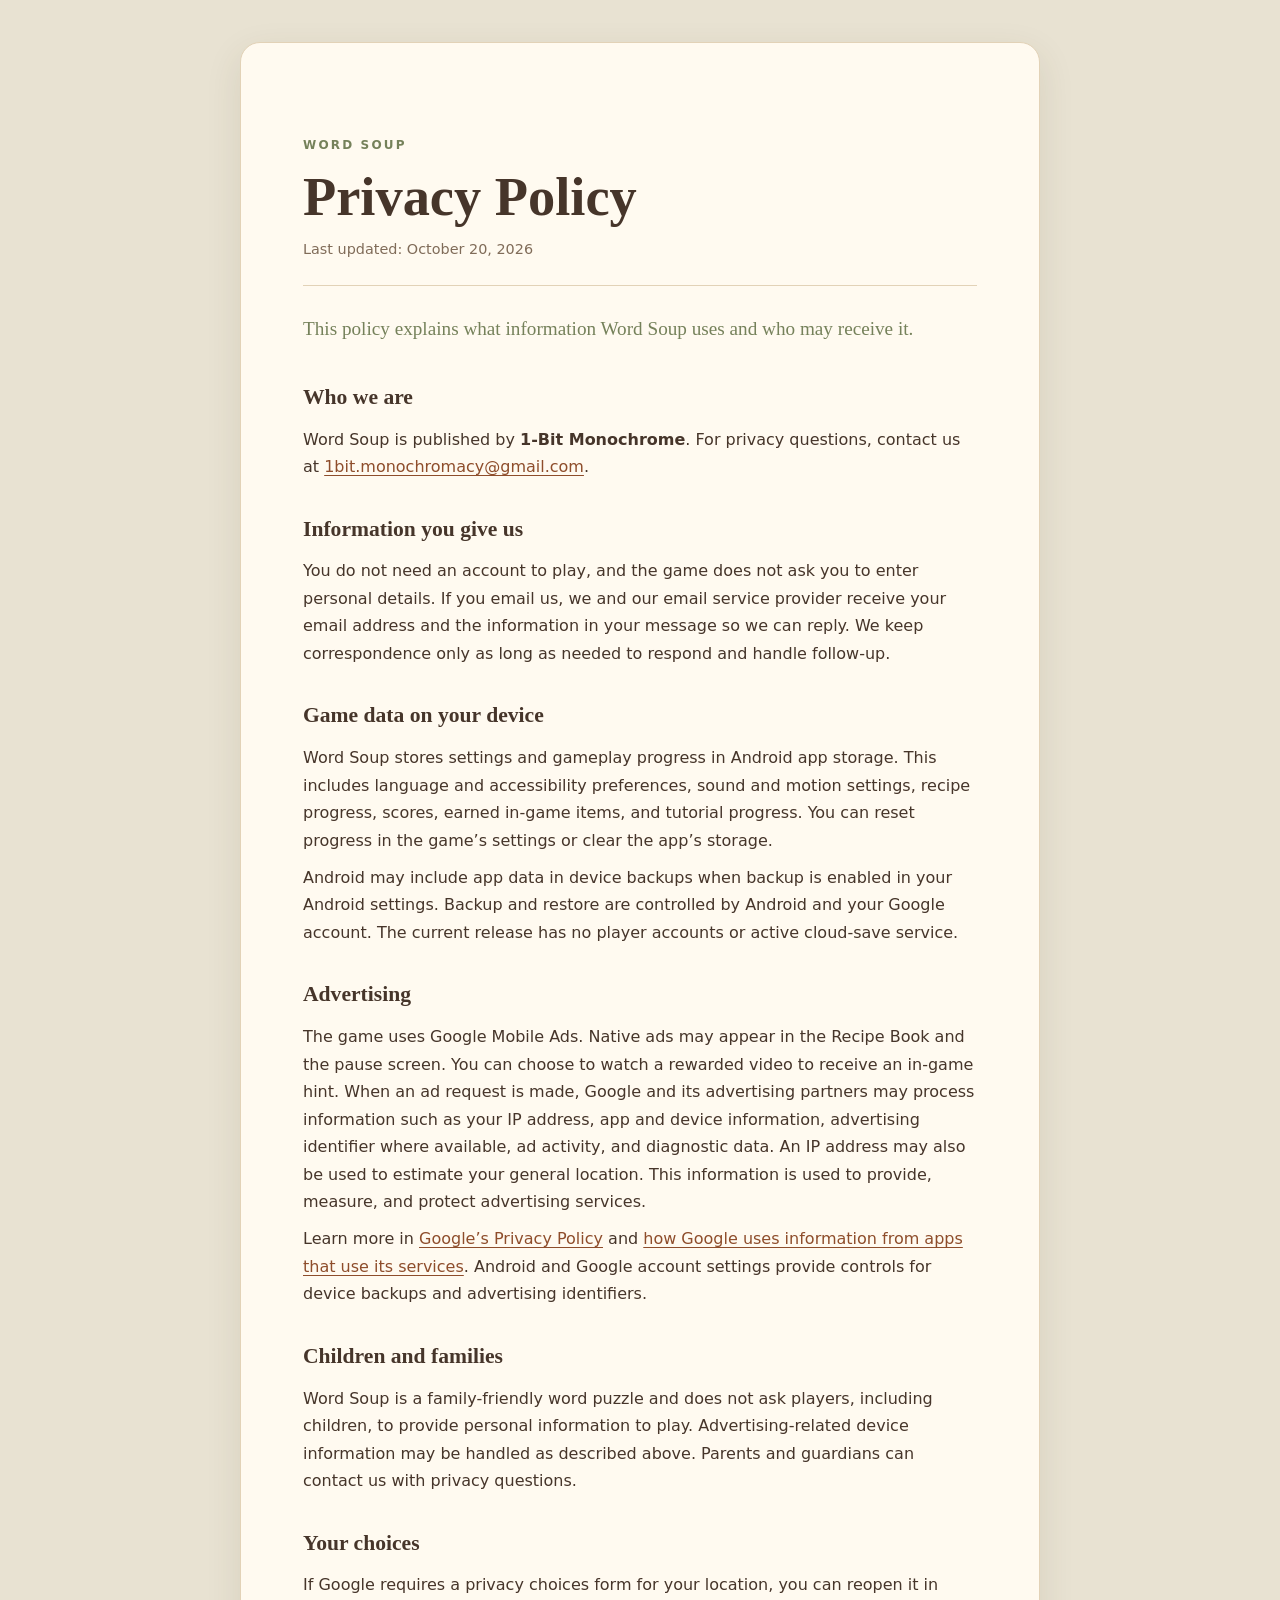
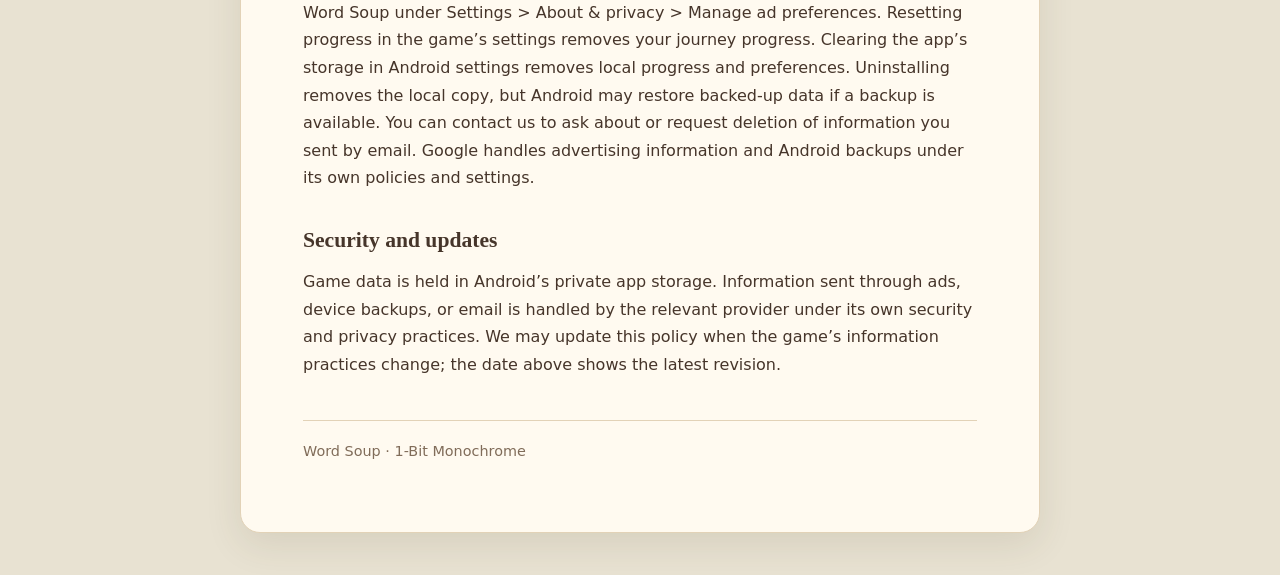
<file: index.html>
<!doctype html><html lang="en"><head><meta charset="utf-8"><meta name="viewport" content="width=device-width, initial-scale=1"><meta http-equiv="refresh" content="0; url=privacy.html"><link rel="canonical" href="privacy.html"><title>Word Soup Privacy Policy</title></head><body><p><a href="privacy.html">Word Soup Privacy Policy</a></p></body></html>
</file>
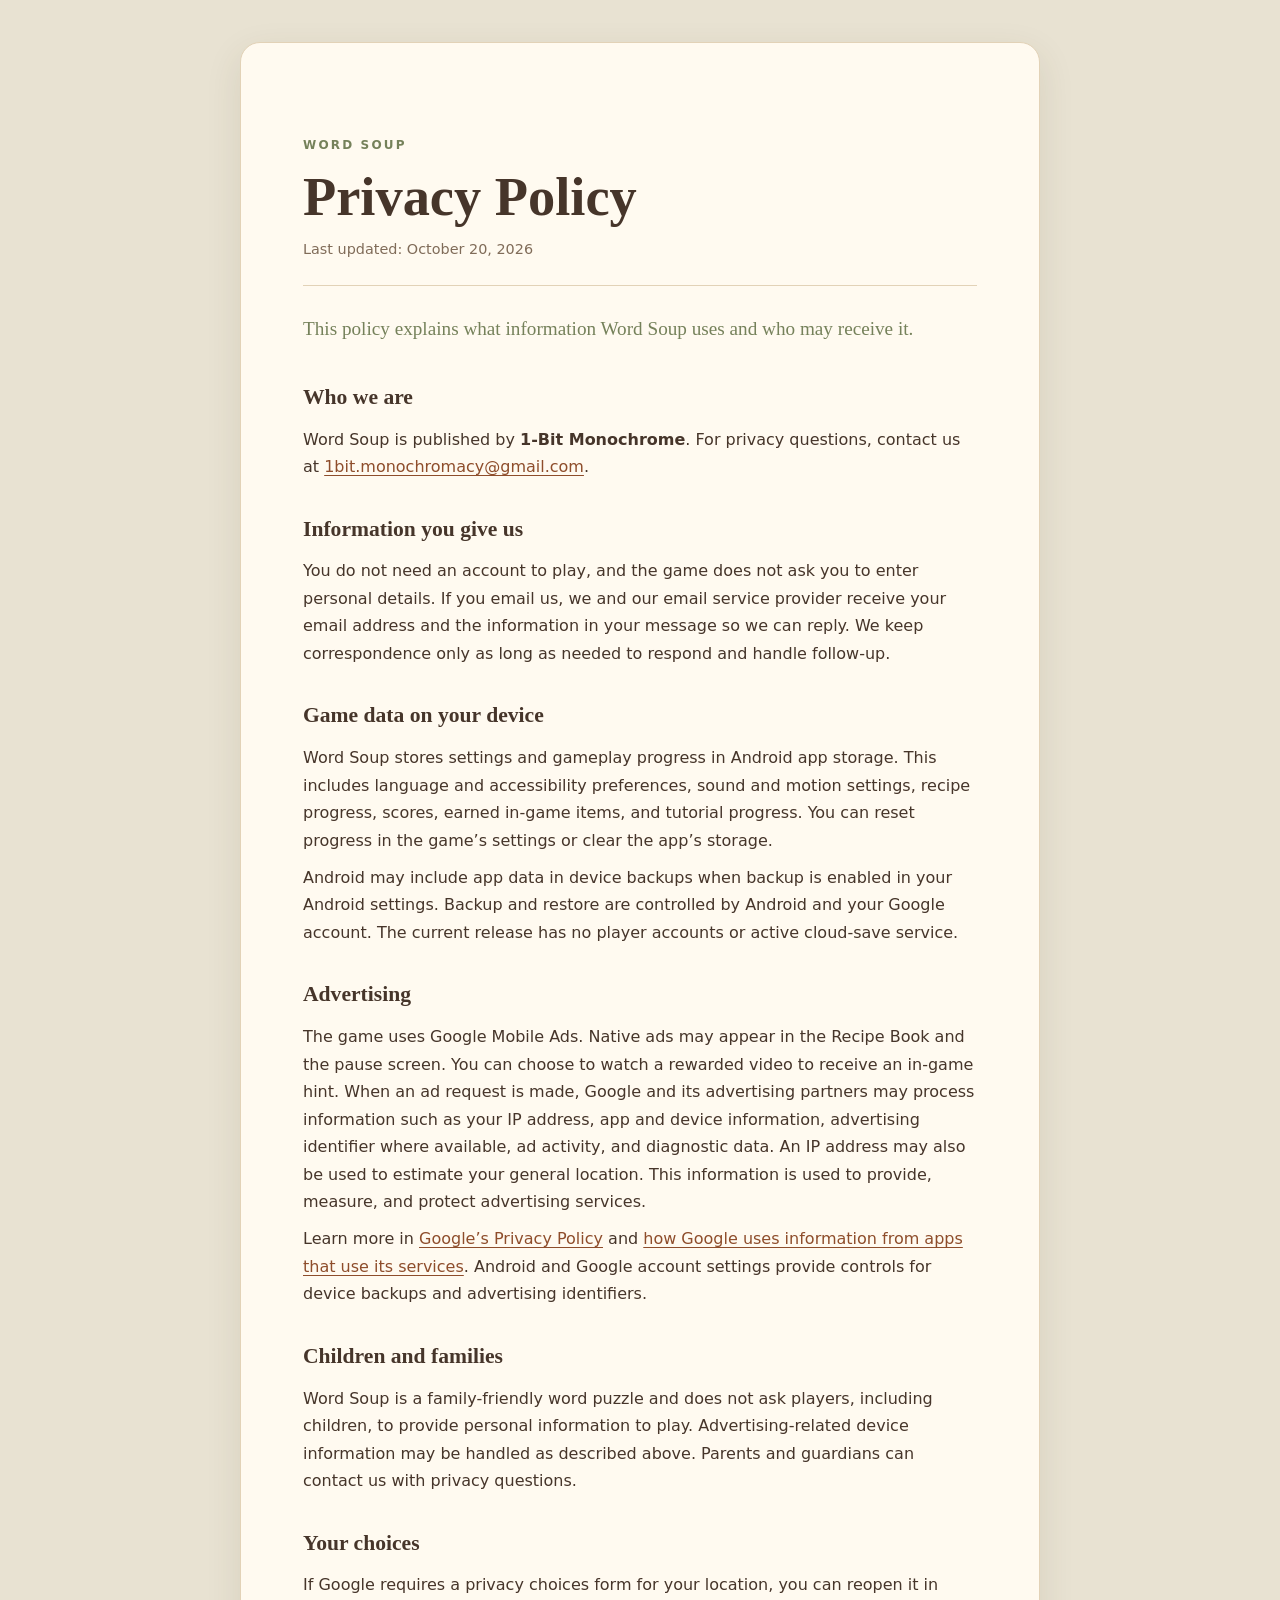
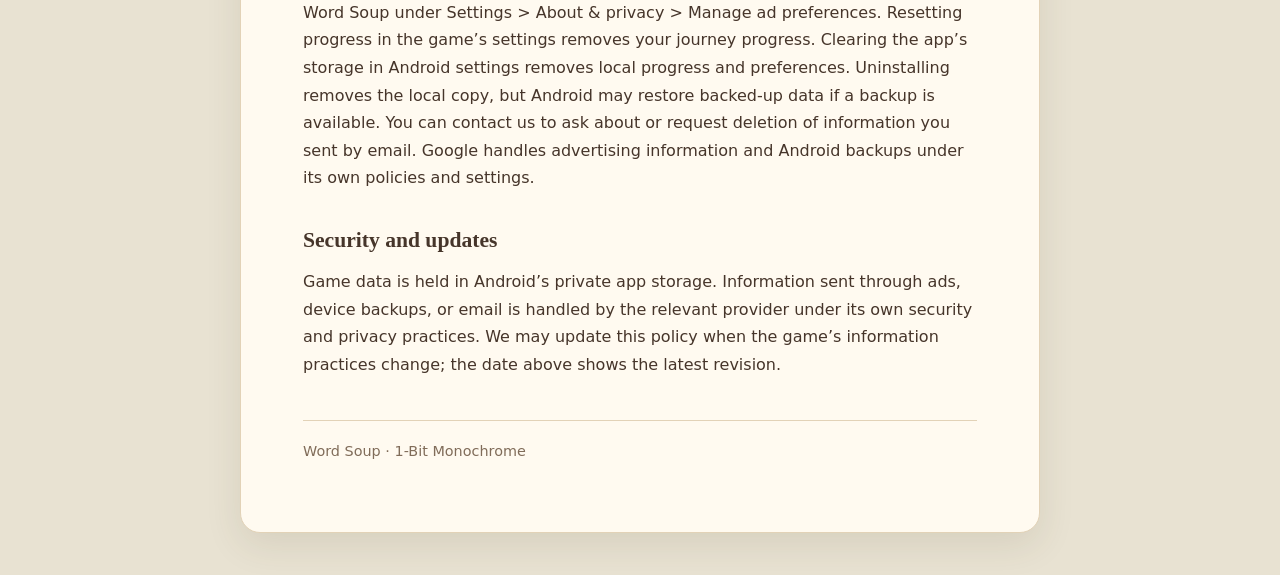
<file: privacy.html>
<!doctype html>
<html lang="en">
<head>
  <meta charset="utf-8">
  <meta name="viewport" content="width=device-width, initial-scale=1">
  <meta name="robots" content="index,follow">
  <title>Privacy Policy — Word Soup</title>
  <link rel="stylesheet" href="styles.css">
</head>
<body>
<main class="paper">
  <header>
    <p class="eyebrow">WORD SOUP</p>
    <h1>Privacy Policy</h1>
    <p class="updated">Last updated: October 20, 2026</p>
  </header>

  <p class="intro">This policy explains what information Word Soup uses and who may receive it.</p>

  <section>
    <h2>Who we are</h2>
    <p>Word Soup is published by <strong>1-Bit Monochrome</strong>. For privacy questions, contact us at <a href="mailto:1bit.monochromacy@gmail.com">1bit.monochromacy@gmail.com</a>.</p>
  </section>

  <section>
    <h2>Information you give us</h2>
    <p>You do not need an account to play, and the game does not ask you to enter personal details. If you email us, we and our email service provider receive your email address and the information in your message so we can reply. We keep correspondence only as long as needed to respond and handle follow-up.</p>
  </section>

  <section>
    <h2>Game data on your device</h2>
    <p>Word Soup stores settings and gameplay progress in Android app storage. This includes language and accessibility preferences, sound and motion settings, recipe progress, scores, earned in-game items, and tutorial progress. You can reset progress in the game’s settings or clear the app’s storage.</p>
    <p>Android may include app data in device backups when backup is enabled in your Android settings. Backup and restore are controlled by Android and your Google account. The current release has no player accounts or active cloud-save service.</p>
  </section>

  <section>
    <h2>Advertising</h2>
    <p>The game uses Google Mobile Ads. Native ads may appear in the Recipe Book and the pause screen. You can choose to watch a rewarded video to receive an in-game hint. When an ad request is made, Google and its advertising partners may process information such as your IP address, app and device information, advertising identifier where available, ad activity, and diagnostic data. An IP address may also be used to estimate your general location. This information is used to provide, measure, and protect advertising services.</p>
    <p>Learn more in <a href="https://policies.google.com/privacy">Google’s Privacy Policy</a> and <a href="https://policies.google.com/technologies/partner-sites">how Google uses information from apps that use its services</a>. Android and Google account settings provide controls for device backups and advertising identifiers.</p>
  </section>

  <section>
    <h2>Children and families</h2>
    <p>Word Soup is a family-friendly word puzzle and does not ask players, including children, to provide personal information to play. Advertising-related device information may be handled as described above. Parents and guardians can contact us with privacy questions.</p>
  </section>

  <section>
    <h2>Your choices</h2>
    <p>If Google requires a privacy choices form for your location, you can reopen it in Word Soup under Settings &gt; About &amp; privacy &gt; Manage ad preferences. Resetting progress in the game’s settings removes your journey progress. Clearing the app’s storage in Android settings removes local progress and preferences. Uninstalling removes the local copy, but Android may restore backed-up data if a backup is available. You can contact us to ask about or request deletion of information you sent by email. Google handles advertising information and Android backups under its own policies and settings.</p>
  </section>

  <section>
    <h2>Security and updates</h2>
    <p>Game data is held in Android’s private app storage. Information sent through ads, device backups, or email is handled by the relevant provider under its own security and privacy practices. We may update this policy when the game’s information practices change; the date above shows the latest revision.</p>
  </section>

  <footer><p>Word Soup · 1-Bit Monochrome</p></footer>
</main>
</body>
</html>
</file>
<file: styles.css>
:root{color-scheme:light;--ink:#46352a;--muted:#806c59;--paper:#fffaf0;--sage:#75815a;--edge:#e2d2b7}*{box-sizing:border-box}body{margin:0;padding:clamp(14px,4vw,42px);background:#e8e2d2;color:var(--ink);font:16px/1.72 system-ui,-apple-system,"Segoe UI",sans-serif}.paper{max-width:800px;margin:0 auto;padding:clamp(24px,6vw,62px);background:var(--paper);border:1px solid var(--edge);border-radius:20px;box-shadow:0 12px 36px #4d3d261c}header{padding:30px 0 14px;border-bottom:1px solid var(--edge)}.eyebrow{margin:0;color:var(--sage);font-weight:800;letter-spacing:.18em;font-size:.75rem}h1{margin:.2em 0 .1em;font-family:Georgia,serif;font-size:clamp(2.1rem,7vw,3.4rem);line-height:1.12}.updated{margin:.65em 0;color:var(--muted);font-size:.9rem}.intro{font-family:Georgia,serif;font-size:1.2rem;color:var(--sage);margin:26px 0 34px}section{margin:30px 0}h2{font-family:Georgia,serif;font-size:1.35rem;margin:0 0 8px}p{margin:.6em 0}a{color:#8e4d2b;text-underline-offset:3px}footer{margin-top:42px;padding-top:18px;border-top:1px solid var(--edge);color:var(--muted);font-size:.9rem}footer p{margin:0 0 6px}@media(max-width:520px){body{padding:0}.paper{border-radius:0;border:0;padding:22px 19px 36px;box-shadow:none}}
</file>
